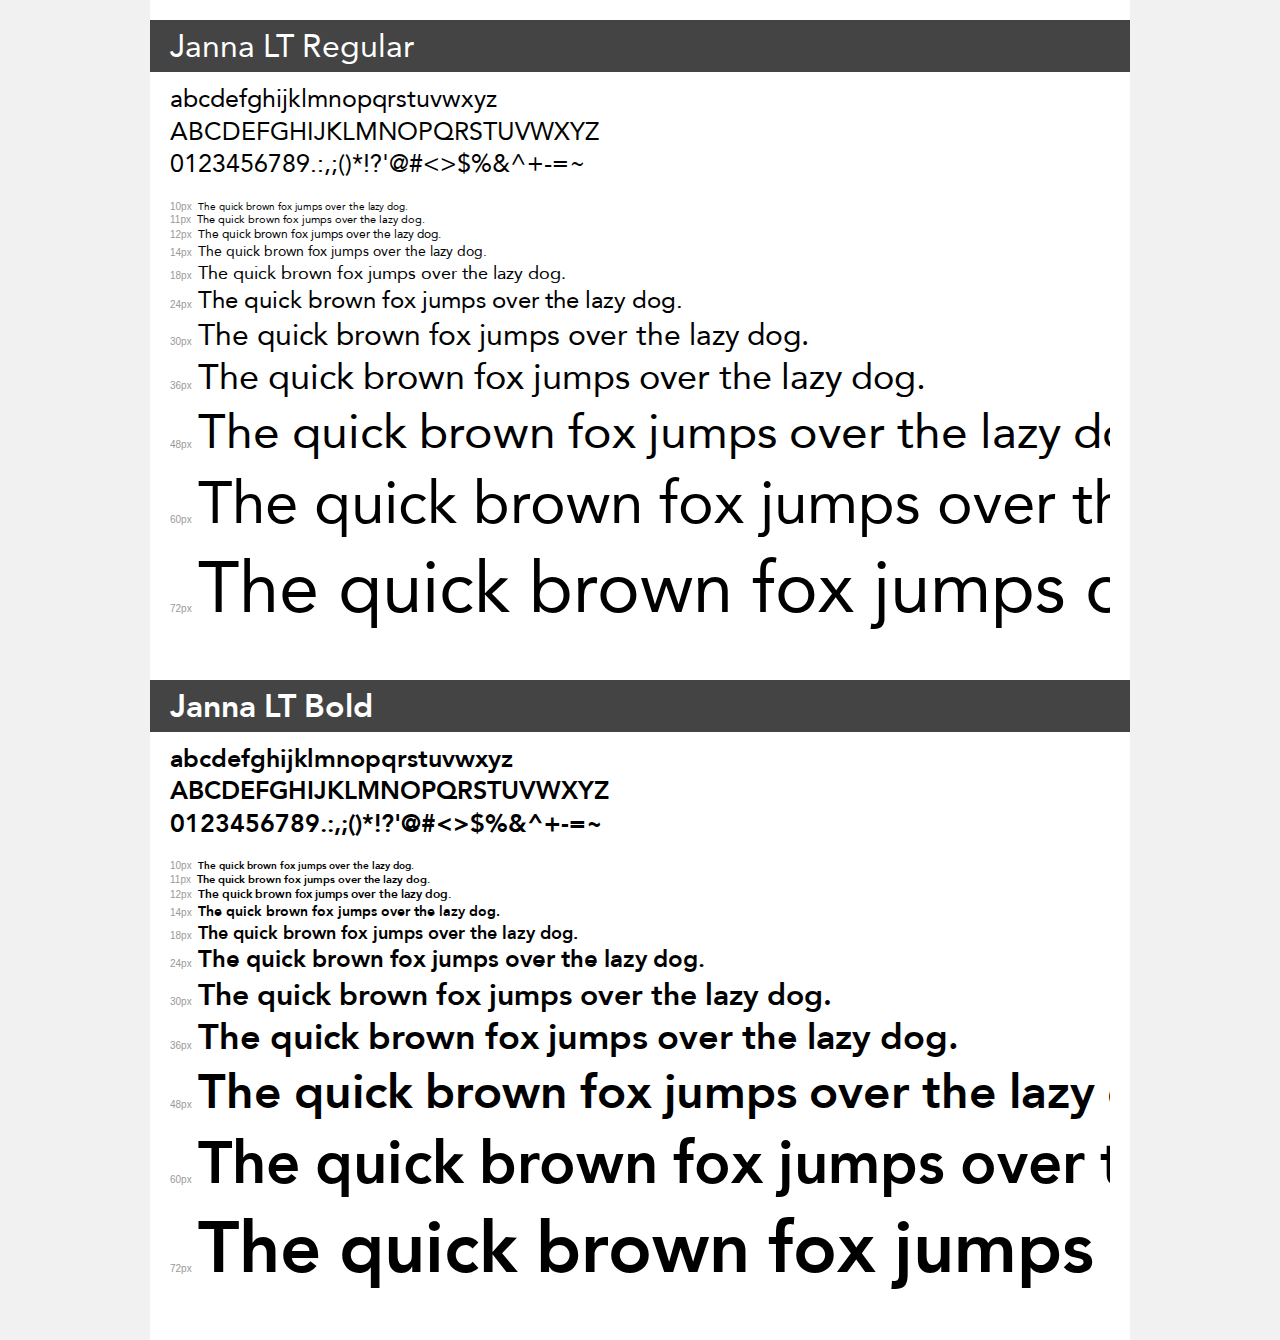
<file: fonts/demo.html>
<!DOCTYPE html>
<html>
<head>
	<meta charset="utf-8">
	<title>Transfonter demo</title>
	<link href="stylesheet.css" rel="stylesheet">
	<style>
		/*
		http://meyerweb.com/eric/tools/css/reset/
		v2.0 | 20110126
		License: none (public domain)
		*/
		html, body, div, span, applet, object, iframe,
		h1, h2, h3, h4, h5, h6, p, blockquote, pre,
		a, abbr, acronym, address, big, cite, code,
		del, dfn, em, img, ins, kbd, q, s, samp,
		small, strike, strong, sub, sup, tt, var,
		b, u, i, center,
		dl, dt, dd, ol, ul, li,
		fieldset, form, label, legend,
		table, caption, tbody, tfoot, thead, tr, th, td,
		article, aside, canvas, details, embed,
		figure, figcaption, footer, header, hgroup,
		menu, nav, output, ruby, section, summary,
		time, mark, audio, video {
			margin: 0;
			padding: 0;
			border: 0;
			font-size: 100%;
			font: inherit;
			vertical-align: baseline;
		}
		/* HTML5 display-role reset for older browsers */
		article, aside, details, figcaption, figure,
		footer, header, hgroup, menu, nav, section {
			display: block;
		}
		body {
			line-height: 1;
		}
		ol, ul {
			list-style: none;
		}
		blockquote, q {
			quotes: none;
		}
		blockquote:before, blockquote:after,
		q:before, q:after {
			content: '';
			content: none;
		}
		table {
			border-collapse: collapse;
			border-spacing: 0;
		}
		/* common styles */
		body {
			background: #f1f1f1;
			color: #000;
		}
		.page {
			background: #fff;
			width: 940px;
			margin: 0 auto;
			padding: 20px 20px 0 20px;
			overflow: hidden;
		}
		.font-container {
			overflow-x: auto;
			overflow-y: hidden;
			margin-bottom: 40px;
			line-height: 1.3;
			white-space: nowrap;
			padding-bottom: 5px;
		}
		h1 {
			position: relative;
			background: #444;
			font-size: 32px;
			color: #fff;
			padding: 10px 20px;
			margin: 0 -20px 10px -20px;
		}
		.letters {
			font-size: 25px;
			margin-bottom: 20px;
		}
		.s10:before {
			content: '10px';
		}
		.s11:before {
			content: '11px';
		}
		.s12:before {
			content: '12px';
		}
		.s14:before {
			content: '14px';
		}
		.s18:before {
			content: '18px';
		}
		.s24:before {
			content: '24px';
		}
		.s30:before {
			content: '30px';
		}
		.s36:before {
			content: '36px';
		}
		.s48:before {
			content: '48px';
		}
		.s60:before {
			content: '60px';
		}
		.s72:before {
			content: '72px';
		}
		.s10:before, .s11:before, .s12:before, .s14:before,
		.s18:before, .s24:before, .s30:before, .s36:before,
		.s48:before, .s60:before, .s72:before {
			font-family: Arial, sans-serif;
			font-size: 10px;
			font-weight: normal;
			font-style: normal;
			color: #999;
			padding-right: 6px;
		}
		/* fonts demo styles */
		.demo-0 {
			font-family: 'Janna LT';
			font-weight: normal;
			font-style: normal;
		}
		.demo-1 {
			font-family: 'Janna LT';
			font-weight: bold;
			font-style: normal;
		}
	</style>
</head>
<body>
<div class="page">
	<div class="demo-0">
		<h1>Janna LT Regular</h1>
		<div class="font-container">
			<p class="letters">
				abcdefghijklmnopqrstuvwxyz <br />
				ABCDEFGHIJKLMNOPQRSTUVWXYZ <br />				0123456789.:,;()*!?'@#<>$%&^+-=~
			</p>
			<p class="s10" style="font-size: 10px;">The quick brown fox jumps over the lazy dog.</p>
			<p class="s11" style="font-size: 11px;">The quick brown fox jumps over the lazy dog.</p>
			<p class="s12" style="font-size: 12px;">The quick brown fox jumps over the lazy dog.</p>
			<p class="s14" style="font-size: 14px;">The quick brown fox jumps over the lazy dog.</p>
			<p class="s18" style="font-size: 18px;">The quick brown fox jumps over the lazy dog.</p>
			<p class="s24" style="font-size: 24px;">The quick brown fox jumps over the lazy dog.</p>
			<p class="s30" style="font-size: 30px;">The quick brown fox jumps over the lazy dog.</p>
			<p class="s36" style="font-size: 36px;">The quick brown fox jumps over the lazy dog.</p>
			<p class="s48" style="font-size: 48px;">The quick brown fox jumps over the lazy dog.</p>
			<p class="s60" style="font-size: 60px;">The quick brown fox jumps over the lazy dog.</p>
			<p class="s72" style="font-size: 72px;">The quick brown fox jumps over the lazy dog.</p>
		</div>
	</div>
	<div class="demo-1">
		<h1>Janna LT Bold</h1>
		<div class="font-container">
			<p class="letters">
				abcdefghijklmnopqrstuvwxyz <br />
				ABCDEFGHIJKLMNOPQRSTUVWXYZ <br />				0123456789.:,;()*!?'@#<>$%&^+-=~
			</p>
			<p class="s10" style="font-size: 10px;">The quick brown fox jumps over the lazy dog.</p>
			<p class="s11" style="font-size: 11px;">The quick brown fox jumps over the lazy dog.</p>
			<p class="s12" style="font-size: 12px;">The quick brown fox jumps over the lazy dog.</p>
			<p class="s14" style="font-size: 14px;">The quick brown fox jumps over the lazy dog.</p>
			<p class="s18" style="font-size: 18px;">The quick brown fox jumps over the lazy dog.</p>
			<p class="s24" style="font-size: 24px;">The quick brown fox jumps over the lazy dog.</p>
			<p class="s30" style="font-size: 30px;">The quick brown fox jumps over the lazy dog.</p>
			<p class="s36" style="font-size: 36px;">The quick brown fox jumps over the lazy dog.</p>
			<p class="s48" style="font-size: 48px;">The quick brown fox jumps over the lazy dog.</p>
			<p class="s60" style="font-size: 60px;">The quick brown fox jumps over the lazy dog.</p>
			<p class="s72" style="font-size: 72px;">The quick brown fox jumps over the lazy dog.</p>
		</div>
	</div>
</div>
</body>
</html>
</file>
<file: fonts/stylesheet.css>
/* This stylesheet generated by Transfonter (http://transfonter.org) on March 21, 2016 10:47 AM */

@font-face {
	font-family: 'Janna LT';
	src: url('subset-JannaLT-Regular.eot');
	src: url('subset-JannaLT-Regular.eot?#iefix') format('embedded-opentype'),
		url('subset-JannaLT-Regular.woff2') format('woff2'),
		url('subset-JannaLT-Regular.woff') format('woff'),
		url('subset-JannaLT-Regular.ttf') format('truetype'),
		url('subset-JannaLT-Regular.svg#JannaLT-Regular') format('svg');
	font-weight: normal;
	font-style: normal;
}

@font-face {
	font-family: 'Janna LT';
	src: url('subset-JannaLT-Bold.eot');
	src: url('subset-JannaLT-Bold.eot?#iefix') format('embedded-opentype'),
		url('subset-JannaLT-Bold.woff2') format('woff2'),
		url('subset-JannaLT-Bold.woff') format('woff'),
		url('subset-JannaLT-Bold.ttf') format('truetype'),
		url('subset-JannaLT-Bold.svg#JannaLT-Bold') format('svg');
	font-weight: bold;
	font-style: normal;
}
</file>
